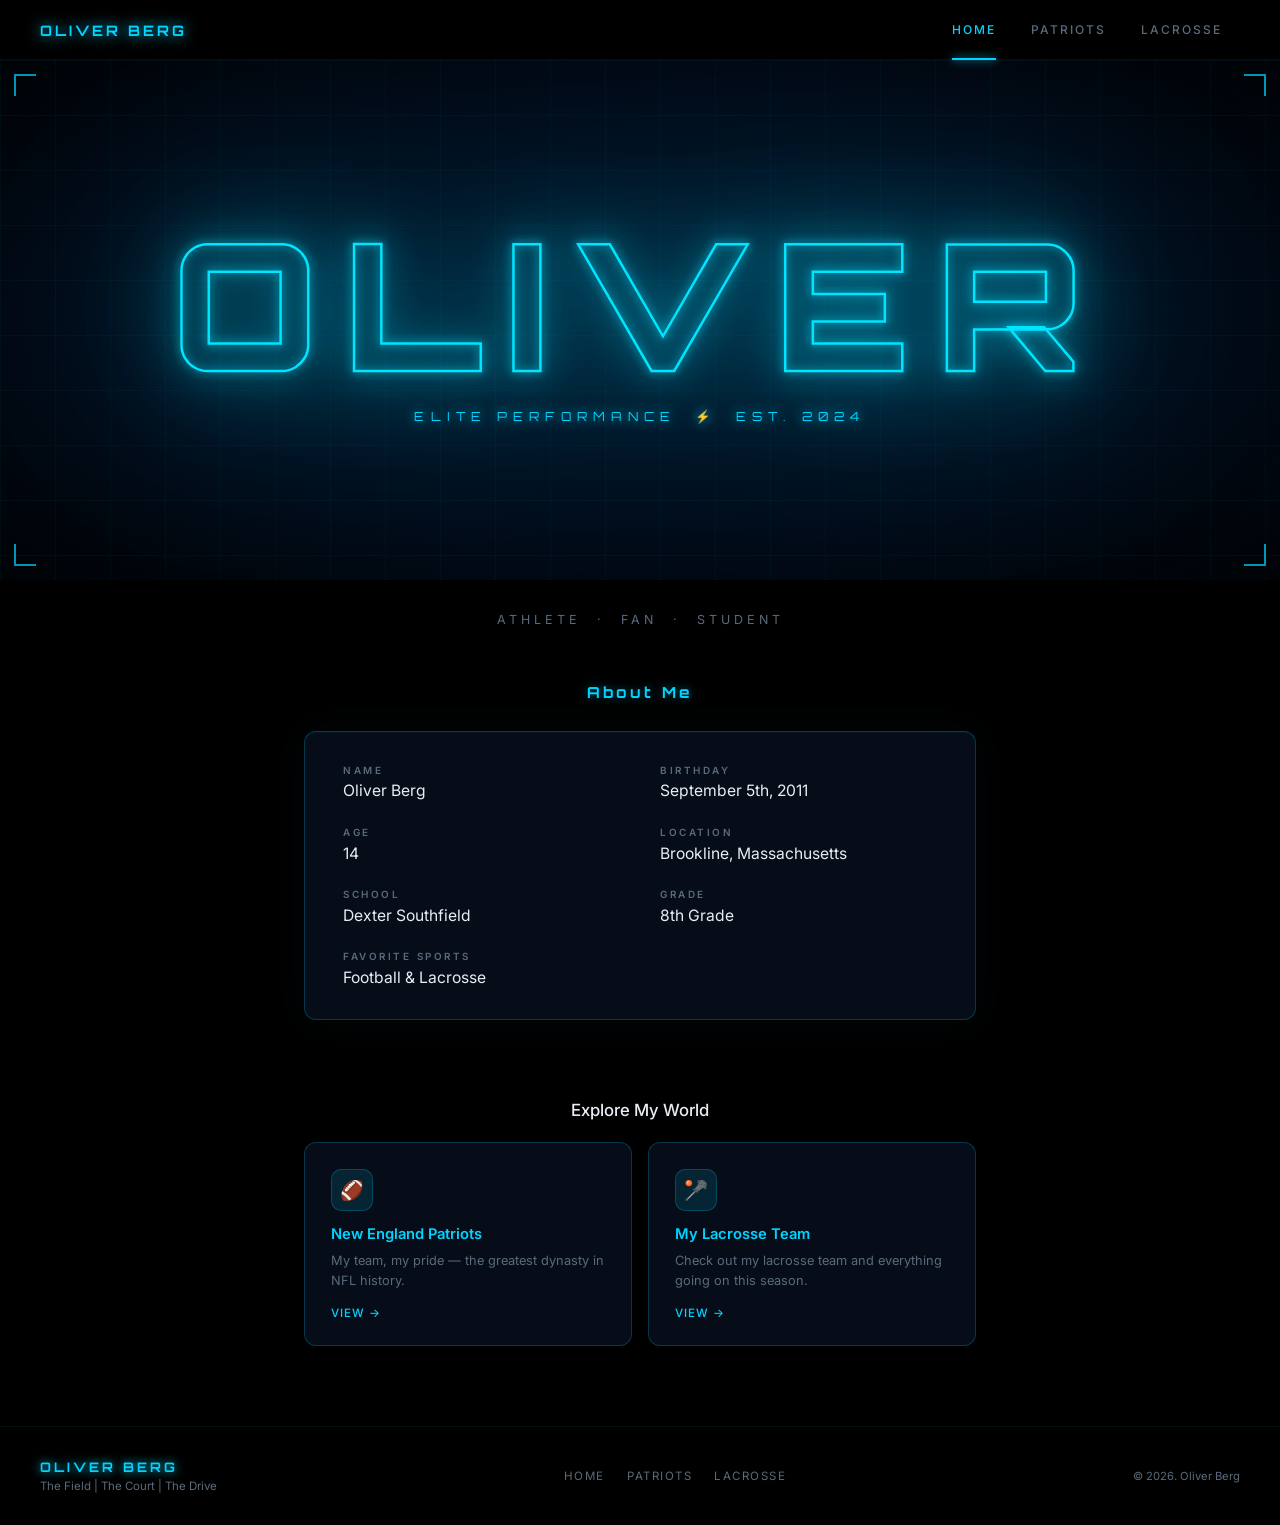
<file: index.html>
<!DOCTYPE html>
<html lang="en">
<head>
  <meta charset="UTF-8" />
  <meta name="viewport" content="width=device-width, initial-scale=1.0"/>
  <title>Oliver Berg</title>
  <link rel="preconnect" href="https://fonts.googleapis.com">
  <link href="https://fonts.googleapis.com/css2?family=Inter:wght@300;400;500;600&family=Orbitron:wght@700;900&display=swap" rel="stylesheet">
  <style>
    *, *::before, *::after { margin: 0; padding: 0; box-sizing: border-box; }
    :root {
      --bg: #000000;
      --cyan: #00d4ff;
      --cyan-dim: rgba(0,212,255,0.12);
      --cyan-border: rgba(0,212,255,0.22);
      --text: #e8edf5;
      --muted: #5a6a7a;
      --card-bg: #060d18;
    }
    html { scroll-behavior: smooth; }
    body { font-family: 'Inter', sans-serif; background: var(--bg); color: var(--text); min-height: 100vh; }

    /* NAV */
    nav {
      position: fixed; top: 0; left: 0; right: 0; z-index: 200;
      display: flex; align-items: center; justify-content: space-between;
      padding: 0 2.5rem; height: 60px;
      background: rgba(0,0,0,0.9); backdrop-filter: blur(12px);
      border-bottom: 1px solid rgba(0,212,255,0.07);
    }
    .nav-brand {
      font-family: 'Orbitron', monospace; font-size: 0.9rem; font-weight: 700;
      letter-spacing: 3px; color: var(--cyan); text-decoration: none;
      text-shadow: 0 0 14px var(--cyan);
    }
    .nav-links { display: flex; list-style: none; }
    .nav-links a {
      display: block; padding: 0 1.1rem; height: 60px; line-height: 60px;
      font-size: 0.75rem; font-weight: 500; letter-spacing: 2px; text-transform: uppercase;
      text-decoration: none; color: var(--muted); transition: color 0.2s; position: relative;
    }
    .nav-links a:hover { color: var(--text); }
    .nav-links a.active { color: var(--cyan); }
    .nav-links a.active::after {
      content: ''; position: absolute; bottom: 0; left: 1.1rem; right: 1.1rem;
      height: 2px; background: var(--cyan); box-shadow: 0 0 8px var(--cyan);
    }

    /* HERO */
    .hero { padding-top: 60px; display: flex; flex-direction: column; align-items: center; }

    .neon-frame {
      width: 100%; position: relative;
      background: radial-gradient(ellipse 80% 80% at center, #001a2e 0%, #000c1a 50%, #000000 100%);
      overflow: hidden; aspect-ratio: 16/6.5;
      display: flex; flex-direction: column; align-items: center; justify-content: center;
    }
    .neon-frame::before {
      content: ''; position: absolute; inset: 0;
      background-image:
        linear-gradient(rgba(0,212,255,0.035) 1px, transparent 1px),
        linear-gradient(90deg, rgba(0,212,255,0.035) 1px, transparent 1px);
      background-size: 55px 55px;
    }
    .corner { position: absolute; width: 22px; height: 22px; }
    .corner-tl { top: 14px; left: 14px; border-top: 2px solid rgba(0,212,255,0.7); border-left: 2px solid rgba(0,212,255,0.7); }
    .corner-tr { top: 14px; right: 14px; border-top: 2px solid rgba(0,212,255,0.7); border-right: 2px solid rgba(0,212,255,0.7); }
    .corner-bl { bottom: 14px; left: 14px; border-bottom: 2px solid rgba(0,212,255,0.7); border-left: 2px solid rgba(0,212,255,0.7); }
    .corner-br { bottom: 14px; right: 14px; border-bottom: 2px solid rgba(0,212,255,0.7); border-right: 2px solid rgba(0,212,255,0.7); }

    .neon-name {
      font-family: 'Orbitron', monospace; font-weight: 900;
      font-size: clamp(4.5rem, 14vw, 11rem); letter-spacing: 0.15em;
      color: transparent; -webkit-text-stroke: 2.5px #00e5ff;
      position: relative; z-index: 2; line-height: 1;
      filter: drop-shadow(0 0 5px #00e5ff) drop-shadow(0 0 18px #00c8ea) drop-shadow(0 0 50px #008faa) drop-shadow(0 0 90px #005577);
      animation: neonPulse 3s ease-in-out infinite alternate;
    }
    @keyframes neonPulse {
      0%   { filter: drop-shadow(0 0 4px #00e5ff) drop-shadow(0 0 12px #00c8ea) drop-shadow(0 0 35px #008faa) drop-shadow(0 0 70px #005577); }
      100% { filter: drop-shadow(0 0 7px #00e5ff) drop-shadow(0 0 25px #00d4ff) drop-shadow(0 0 65px #00a8cc) drop-shadow(0 0 110px #006688); }
    }

    .neon-sub {
      font-family: 'Orbitron', monospace; font-size: clamp(0.5rem, 1.3vw, 0.78rem);
      letter-spacing: 0.5em; color: var(--cyan); text-shadow: 0 0 12px var(--cyan);
      margin-top: 1rem; z-index: 2; position: relative;
    }

    .hero-tagline {
      font-size: 0.78rem; letter-spacing: 4px; text-transform: uppercase;
      color: var(--muted); padding: 2rem 0 3.5rem;
    }

    /* SECTIONS */
    .section { max-width: 720px; margin: 0 auto; padding: 0 1.5rem 5rem; }
    .section-heading {
      font-family: 'Orbitron', monospace; font-size: 0.95rem; font-weight: 700;
      letter-spacing: 3px; color: var(--cyan); text-shadow: 0 0 10px rgba(0,212,255,0.45);
      margin-bottom: 1.8rem; text-align: center;
    }

    /* BIO CARD */
    .bio-card {
      background: var(--card-bg); border: 1px solid var(--cyan-border); border-radius: 12px;
      padding: 2rem 2.4rem; display: grid; grid-template-columns: 1fr 1fr; gap: 1.6rem 2.5rem;
      box-shadow: 0 0 40px rgba(0,212,255,0.04), inset 0 1px 0 rgba(0,212,255,0.05);
    }
    .bio-label {
      font-size: 0.62rem; font-weight: 600; letter-spacing: 2.5px; text-transform: uppercase;
      color: var(--muted); margin-bottom: 0.35rem;
    }
    .bio-value { font-size: 0.98rem; font-weight: 400; color: var(--text); }
    .bio-field.full { grid-column: 1 / -1; }

    /* EXPLORE */
    .explore-heading {
      text-align: center; font-size: 1.05rem; font-weight: 500;
      color: var(--text); margin-bottom: 1.4rem;
    }
    .explore-grid { display: grid; grid-template-columns: 1fr 1fr; gap: 1rem; }
    @media(max-width: 500px) { .explore-grid { grid-template-columns: 1fr; } }

    .explore-card {
      background: var(--card-bg); border: 1px solid var(--cyan-border); border-radius: 12px;
      padding: 1.6rem; text-decoration: none; color: var(--text);
      transition: border-color 0.25s, box-shadow 0.25s, transform 0.2s; display: block;
    }
    .explore-card:hover {
      border-color: var(--cyan); box-shadow: 0 0 22px rgba(0,212,255,0.1);
      transform: translateY(-3px);
    }
    .explore-icon {
      width: 42px; height: 42px; background: var(--cyan-dim); border: 1px solid var(--cyan-border);
      border-radius: 10px; display: flex; align-items: center; justify-content: center;
      font-size: 1.2rem; margin-bottom: 0.9rem;
    }
    .explore-title { font-size: 0.92rem; font-weight: 600; color: var(--cyan); margin-bottom: 0.45rem; }
    .explore-desc { font-size: 0.8rem; color: var(--muted); line-height: 1.6; margin-bottom: 0.9rem; }
    .explore-link { font-size: 0.72rem; letter-spacing: 1px; color: var(--cyan); font-weight: 500; }

    /* FOOTER */
    footer {
      border-top: 1px solid rgba(0,212,255,0.07); padding: 2rem 2.5rem;
      display: flex; justify-content: space-between; align-items: center; flex-wrap: wrap; gap: 1rem;
    }
    .footer-brand {
      font-family: 'Orbitron', monospace; font-size: 0.82rem; font-weight: 700;
      letter-spacing: 3px; color: var(--cyan); text-shadow: 0 0 10px var(--cyan);
    }
    .footer-tagline { font-size: 0.72rem; color: var(--muted); margin-top: 0.2rem; }
    .footer-links { display: flex; gap: 1.4rem; }
    .footer-links a { font-size: 0.72rem; letter-spacing: 1.5px; text-transform: uppercase; color: var(--muted); text-decoration: none; transition: color 0.2s; }
    .footer-links a:hover { color: var(--text); }
    .footer-copy { font-size: 0.7rem; color: var(--muted); }

    .fade-in { animation: fi 0.6s ease both; }
    .fade-in-2 { animation: fi 0.6s 0.12s ease both; }
    .fade-in-3 { animation: fi 0.6s 0.24s ease both; }
    @keyframes fi { from { opacity:0; transform: translateY(18px); } to { opacity:1; transform:none; } }
  </style>
</head>
<body>
  <nav>
    <a class="nav-brand" href="index.html">OLIVER BERG</a>
    <ul class="nav-links">
      <li><a href="index.html" class="active">Home</a></li>
      <li><a href="patriots.html">Patriots</a></li>
      <li><a href="lacrosse.html">Lacrosse</a></li>
    </ul>
  </nav>

  <div class="hero fade-in">
    <div class="neon-frame">
      <div class="corner corner-tl"></div><div class="corner corner-tr"></div>
      <div class="corner corner-bl"></div><div class="corner corner-br"></div>
      <div class="neon-name">OLIVER</div>
      <div class="neon-sub">ELITE PERFORMANCE &nbsp;⚡&nbsp; EST. 2024</div>
    </div>
    <div class="hero-tagline">Athlete &nbsp;·&nbsp; Fan &nbsp;·&nbsp; Student</div>
  </div>

  <section class="section fade-in-2">
    <div class="section-heading">About Me</div>
    <div class="bio-card">
      <div class="bio-field">
        <div class="bio-label">Name</div>
        <div class="bio-value">Oliver Berg</div>
      </div>
      <div class="bio-field">
        <div class="bio-label">Birthday</div>
        <div class="bio-value">September 5th, 2011</div>
      </div>
      <div class="bio-field">
        <div class="bio-label">Age</div>
        <div class="bio-value">14</div>
      </div>
      <div class="bio-field">
        <div class="bio-label">Location</div>
        <div class="bio-value">Brookline, Massachusetts</div>
      </div>
      <div class="bio-field">
        <div class="bio-label">School</div>
        <div class="bio-value">Dexter Southfield</div>
      </div>
      <div class="bio-field">
        <div class="bio-label">Grade</div>
        <div class="bio-value">8th Grade</div>
      </div>
      <div class="bio-field full">
        <div class="bio-label">Favorite Sports</div>
        <div class="bio-value">Football &amp; Lacrosse</div>
      </div>
    </div>
  </section>

  <section class="section fade-in-3">
    <div class="explore-heading">Explore My World</div>
    <div class="explore-grid">
      <a class="explore-card" href="patriots.html">
        <div class="explore-icon">🏈</div>
        <div class="explore-title">New England Patriots</div>
        <p class="explore-desc">My team, my pride — the greatest dynasty in NFL history.</p>
        <div class="explore-link">VIEW →</div>
      </a>
      <a class="explore-card" href="lacrosse.html">
        <div class="explore-icon">🥍</div>
        <div class="explore-title">My Lacrosse Team</div>
        <p class="explore-desc">Check out my lacrosse team and everything going on this season.</p>
        <div class="explore-link">VIEW →</div>
      </a>
    </div>
  </section>

  <footer>
    <div>
      <div class="footer-brand">OLIVER BERG</div>
      <div class="footer-tagline">The Field | The Court | The Drive</div>
    </div>
    <div class="footer-links">
      <a href="index.html">Home</a>
      <a href="patriots.html">Patriots</a>
      <a href="lacrosse.html">Lacrosse</a>
    </div>
    <div class="footer-copy">&copy; 2026. Oliver Berg</div>
  </footer>
</body>
</html>
</file>
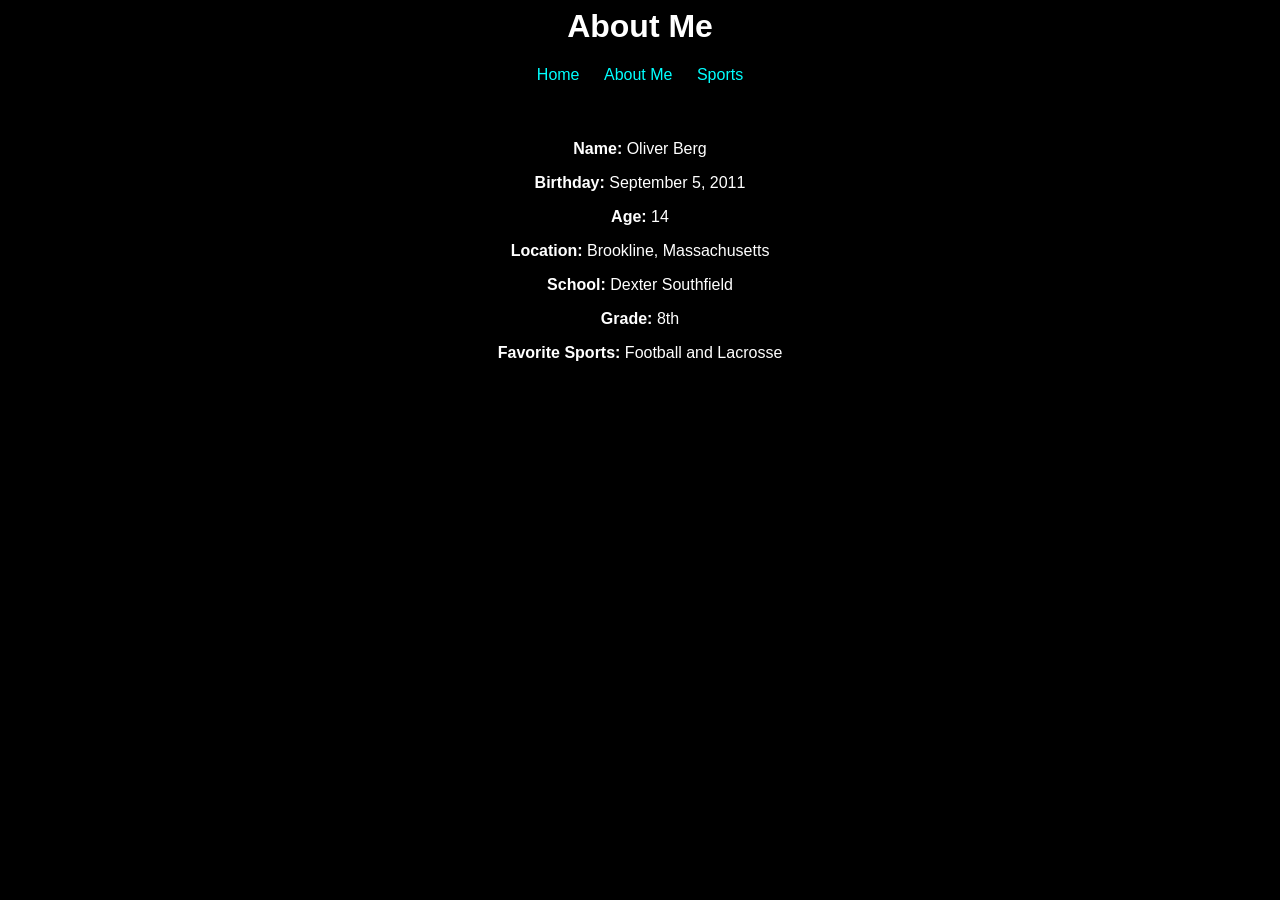
<file: about.html>
<html lang="en">
<head>
  <meta charset="UTF-8">
  <title>About Oliver</title>
  <link rel="stylesheet" href="style.css">
</head>
<body>
  <header>
    <h1>About Me</h1>
    <nav>
      <a href="index.html">Home</a>
      <a href="about.html">About Me</a>
      <a href="sports.html">Sports</a>
    </nav>
  </header>

  <main>
    <p><strong>Name:</strong> Oliver Berg</p>
    <p><strong>Birthday:</strong> September 5, 2011</p>
    <p><strong>Age:</strong> 14</p>
    <p><strong>Location:</strong> Brookline, Massachusetts</p>
    <p><strong>School:</strong> Dexter Southfield</p>
    <p><strong>Grade:</strong> 8th</p>
    <p><strong>Favorite Sports:</strong> Football and Lacrosse</p>
  </main>
</body>
</html>
</file>
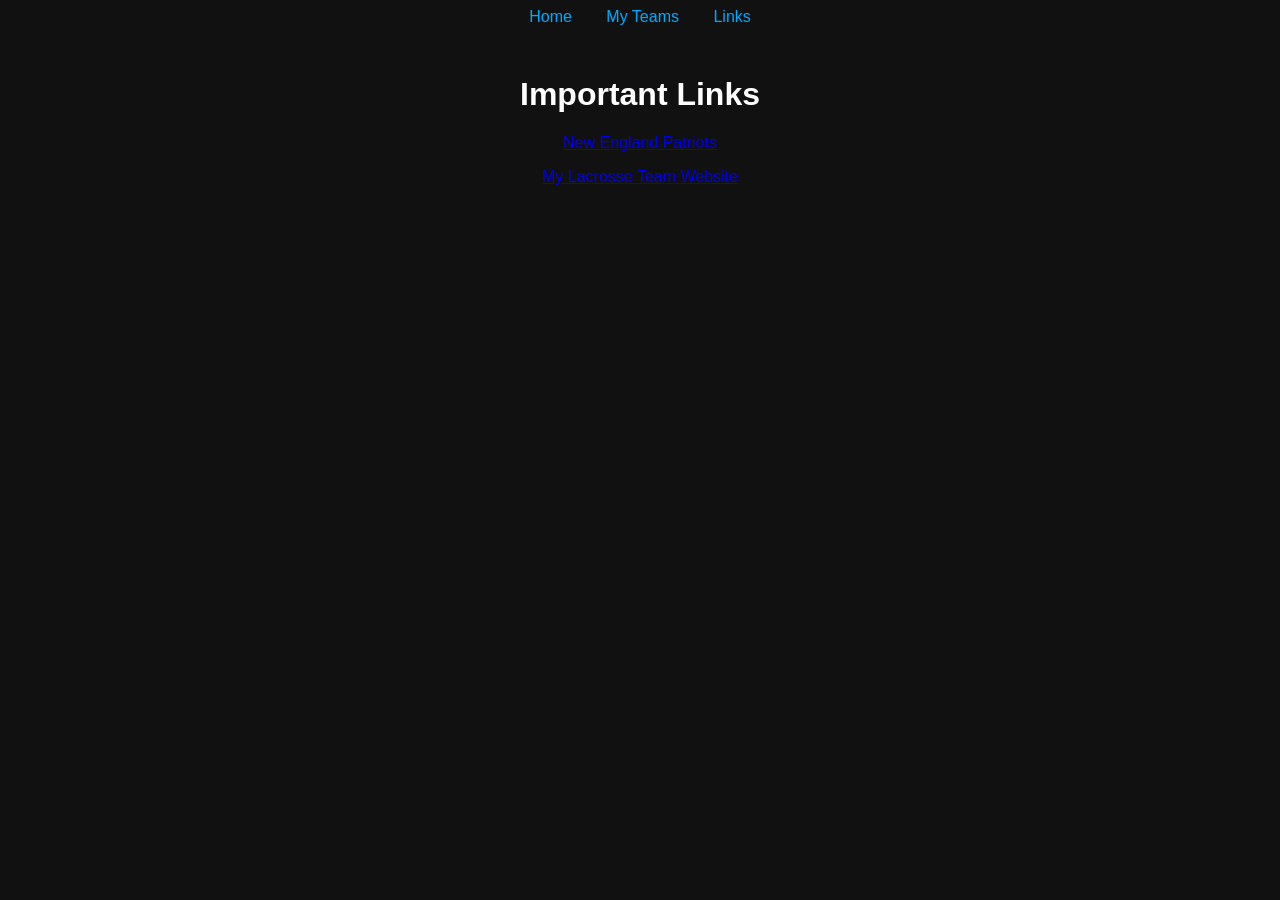
<file: contact.html>
<!DOCTYPE html>
<html lang="en">
<head>
  <meta charset="UTF-8">
  <title>Oliver Berg - Links</title>
  <style>
    body {
      font-family: Arial;
      background-color: #111;
      color: white;
      text-align: center;
    }

    nav a {
      margin: 15px;
      color: #00aaff;
      text-decoration: none;
    }

    .content {
      margin-top: 50px;
    }
  </style>
</head>
<body>

  <nav>
    <a href="index.html">Home</a>
    <a href="teams.html">My Teams</a>
    <a href="contact.html">Links</a>
  </nav>

  <div class="content">
    <h1>Important Links</h1>

    <p>
      <a href="https://www.patriots.com" target="_blank">New England Patriots</a>
    </p>

    <p>
      <a href="https://my.sportngin.com" target="_blank">My Lacrosse Team Website</a>
    </p>
  </div>

</body>
</html>
</file>
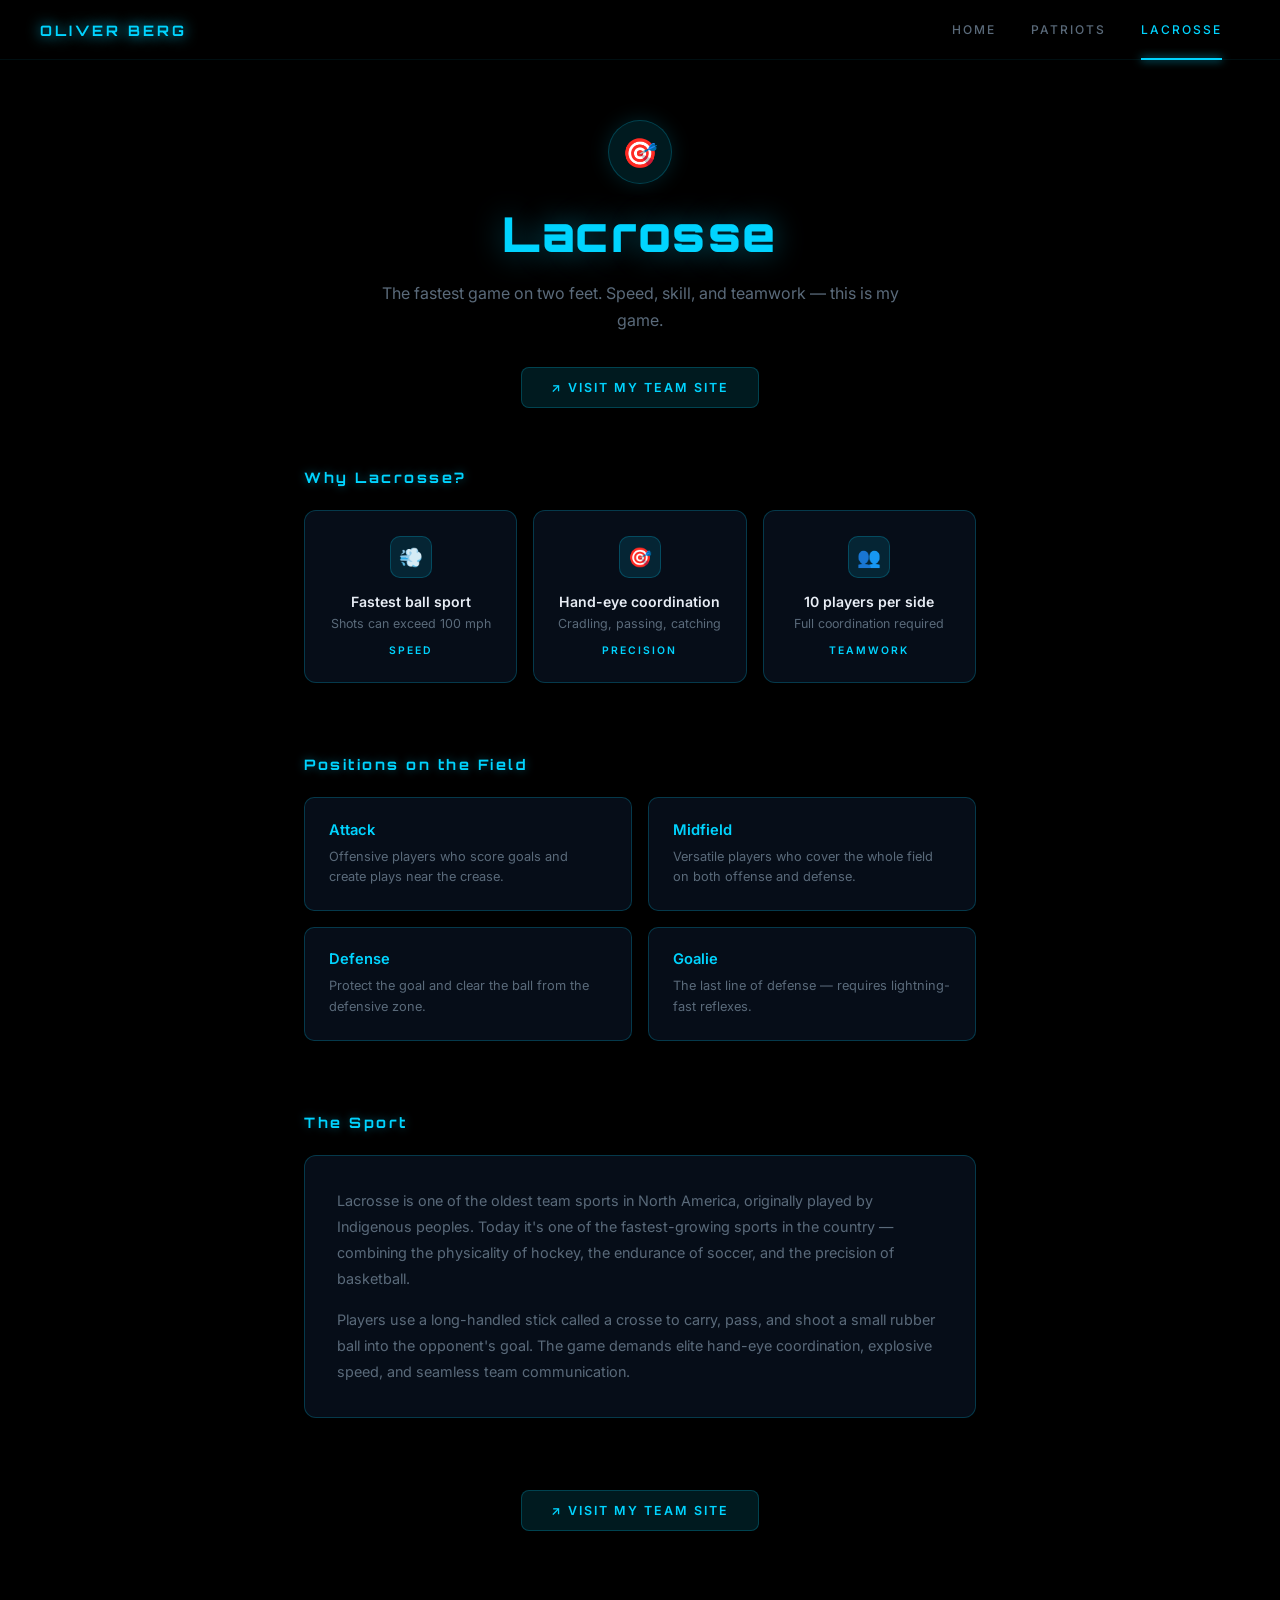
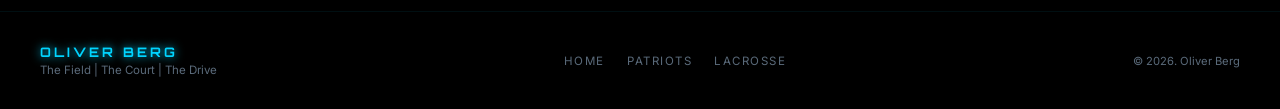
<file: Lacrosse.html>
<!DOCTYPE html>
<html lang="en">
<head>
  <meta charset="UTF-8" />
  <meta name="viewport" content="width=device-width, initial-scale=1.0"/>
  <title>Oliver Berg | Lacrosse</title>
  <link rel="preconnect" href="https://fonts.googleapis.com">
  <link href="https://fonts.googleapis.com/css2?family=Inter:wght@300;400;500;600&family=Orbitron:wght@700;900&display=swap" rel="stylesheet">
  <style>
    *, *::before, *::after { margin: 0; padding: 0; box-sizing: border-box; }
    :root {
      --bg: #000000;
      --cyan: #00d4ff;
      --cyan-dim: rgba(0,212,255,0.12);
      --cyan-border: rgba(0,212,255,0.22);
      --text: #e8edf5;
      --muted: #5a6a7a;
      --card-bg: #060d18;
    }
    body { font-family: 'Inter', sans-serif; background: var(--bg); color: var(--text); min-height: 100vh; }

    nav {
      position: fixed; top: 0; left: 0; right: 0; z-index: 200;
      display: flex; align-items: center; justify-content: space-between;
      padding: 0 2.5rem; height: 60px;
      background: rgba(0,0,0,0.9); backdrop-filter: blur(12px);
      border-bottom: 1px solid rgba(0,212,255,0.07);
    }
    .nav-brand {
      font-family: 'Orbitron', monospace; font-size: 0.9rem; font-weight: 700;
      letter-spacing: 3px; color: var(--cyan); text-decoration: none;
      text-shadow: 0 0 14px var(--cyan);
    }
    .nav-links { display: flex; list-style: none; }
    .nav-links a {
      display: block; padding: 0 1.1rem; height: 60px; line-height: 60px;
      font-size: 0.75rem; font-weight: 500; letter-spacing: 2px; text-transform: uppercase;
      text-decoration: none; color: var(--muted); transition: color 0.2s; position: relative;
    }
    .nav-links a:hover { color: var(--text); }
    .nav-links a.active { color: var(--cyan); }
    .nav-links a.active::after {
      content: ''; position: absolute; bottom: 0; left: 1.1rem; right: 1.1rem;
      height: 2px; background: var(--cyan); box-shadow: 0 0 8px var(--cyan);
    }

    /* PAGE HERO */
    .page-hero {
      padding: 120px 1.5rem 60px;
      text-align: center;
    }
    .page-hero-icon {
      width: 64px; height: 64px; margin: 0 auto 1.2rem;
      background: var(--cyan-dim); border: 1px solid var(--cyan-border); border-radius: 50%;
      display: flex; align-items: center; justify-content: center;
      font-size: 1.8rem;
      box-shadow: 0 0 20px rgba(0,212,255,0.15);
    }
    .page-hero h1 {
      font-family: 'Orbitron', monospace; font-size: clamp(2rem, 6vw, 3rem);
      font-weight: 900; letter-spacing: 0.05em; color: var(--cyan);
      text-shadow: 0 0 30px rgba(0,212,255,0.4); margin-bottom: 1rem;
    }
    .page-hero p { font-size: 1rem; color: var(--muted); max-width: 520px; margin: 0 auto 2rem; line-height: 1.7; }

    .btn {
      display: inline-flex; align-items: center; gap: 0.5rem;
      padding: 0.75rem 1.8rem; border-radius: 8px; font-size: 0.78rem;
      font-weight: 600; letter-spacing: 2px; text-transform: uppercase;
      text-decoration: none; transition: all 0.25s;
    }
    .btn-outline {
      border: 1px solid var(--cyan-border); color: var(--cyan); background: var(--cyan-dim);
    }
    .btn-outline:hover { border-color: var(--cyan); background: rgba(0,212,255,0.2); box-shadow: 0 0 20px rgba(0,212,255,0.15); }

    /* SECTIONS */
    .section { max-width: 720px; margin: 0 auto; padding: 0 1.5rem 4.5rem; }
    .section-heading {
      font-family: 'Orbitron', monospace; font-size: 0.9rem; font-weight: 700;
      letter-spacing: 2.5px; color: var(--cyan); text-shadow: 0 0 10px rgba(0,212,255,0.4);
      margin-bottom: 1.5rem;
    }

    /* WHY LACROSSE */
    .why-grid { display: grid; grid-template-columns: repeat(3,1fr); gap: 1rem; }
    @media(max-width: 540px) { .why-grid { grid-template-columns: 1fr; } }

    .why-card {
      background: var(--card-bg); border: 1px solid var(--cyan-border); border-radius: 12px;
      padding: 1.6rem 1.2rem; text-align: center;
    }
    .why-icon {
      width: 42px; height: 42px; margin: 0 auto 0.9rem;
      background: var(--cyan-dim); border: 1px solid var(--cyan-border); border-radius: 10px;
      display: flex; align-items: center; justify-content: center; font-size: 1.2rem;
    }
    .why-title { font-size: 0.88rem; font-weight: 600; color: var(--text); margin-bottom: 0.4rem; }
    .why-sub { font-size: 0.78rem; color: var(--muted); margin-bottom: 0.8rem; }
    .why-tag { font-size: 0.65rem; font-weight: 600; letter-spacing: 2px; text-transform: uppercase; color: var(--cyan); }

    /* POSITIONS */
    .positions-grid { display: grid; grid-template-columns: 1fr 1fr; gap: 1rem; }
    .pos-card {
      background: var(--card-bg); border: 1px solid var(--cyan-border); border-radius: 10px;
      padding: 1.4rem 1.5rem; transition: border-color 0.2s;
    }
    .pos-card:hover { border-color: var(--cyan); }
    .pos-name { font-size: 0.92rem; font-weight: 600; color: var(--cyan); margin-bottom: 0.5rem; }
    .pos-desc { font-size: 0.8rem; color: var(--muted); line-height: 1.6; }

    /* THE SPORT */
    .sport-block {
      background: var(--card-bg); border: 1px solid var(--cyan-border); border-radius: 12px;
      padding: 2rem; line-height: 1.8; color: var(--muted); font-size: 0.9rem;
    }
    .sport-block p + p { margin-top: 1rem; }

    footer {
      border-top: 1px solid rgba(0,212,255,0.07); padding: 2rem 2.5rem;
      display: flex; justify-content: space-between; align-items: center; flex-wrap: wrap; gap: 1rem;
    }
    .footer-brand { font-family: 'Orbitron', monospace; font-size: 0.82rem; font-weight: 700; letter-spacing: 3px; color: var(--cyan); text-shadow: 0 0 10px var(--cyan); }
    .footer-tagline { font-size: 0.72rem; color: var(--muted); margin-top: 0.2rem; }
    .footer-links { display: flex; gap: 1.4rem; }
    .footer-links a { font-size: 0.72rem; letter-spacing: 1.5px; text-transform: uppercase; color: var(--muted); text-decoration: none; transition: color 0.2s; }
    .footer-links a:hover { color: var(--text); }
    .footer-copy { font-size: 0.7rem; color: var(--muted); }

    .fade-in { animation: fi 0.6s ease both; }
    .fade-in-2 { animation: fi 0.6s 0.1s ease both; }
    .fade-in-3 { animation: fi 0.6s 0.2s ease both; }
    .fade-in-4 { animation: fi 0.6s 0.3s ease both; }
    @keyframes fi { from { opacity:0; transform: translateY(16px); } to { opacity:1; transform:none; } }
  </style>
</head>
<body>
  <nav>
    <a class="nav-brand" href="index.html">OLIVER BERG</a>
    <ul class="nav-links">
      <li><a href="index.html">Home</a></li>
      <li><a href="patriots.html">Patriots</a></li>
      <li><a href="lacrosse.html" class="active">Lacrosse</a></li>
    </ul>
  </nav>

  <div class="page-hero fade-in">
    <div class="page-hero-icon">🎯</div>
    <h1>Lacrosse</h1>
    <p>The fastest game on two feet. Speed, skill, and teamwork — this is my game.</p>
    <a class="btn btn-outline" href="https://my.sportngin.com" target="_blank" rel="noopener">↗ VISIT MY TEAM SITE</a>
  </div>

  <section class="section fade-in-2">
    <div class="section-heading">Why Lacrosse?</div>
    <div class="why-grid">
      <div class="why-card">
        <div class="why-icon">💨</div>
        <div class="why-title">Fastest ball sport</div>
        <div class="why-sub">Shots can exceed 100 mph</div>
        <div class="why-tag">SPEED</div>
      </div>
      <div class="why-card">
        <div class="why-icon">🎯</div>
        <div class="why-title">Hand-eye coordination</div>
        <div class="why-sub">Cradling, passing, catching</div>
        <div class="why-tag">PRECISION</div>
      </div>
      <div class="why-card">
        <div class="why-icon">👥</div>
        <div class="why-title">10 players per side</div>
        <div class="why-sub">Full coordination required</div>
        <div class="why-tag">TEAMWORK</div>
      </div>
    </div>
  </section>

  <section class="section fade-in-3">
    <div class="section-heading">Positions on the Field</div>
    <div class="positions-grid">
      <div class="pos-card">
        <div class="pos-name">Attack</div>
        <p class="pos-desc">Offensive players who score goals and create plays near the crease.</p>
      </div>
      <div class="pos-card">
        <div class="pos-name">Midfield</div>
        <p class="pos-desc">Versatile players who cover the whole field on both offense and defense.</p>
      </div>
      <div class="pos-card">
        <div class="pos-name">Defense</div>
        <p class="pos-desc">Protect the goal and clear the ball from the defensive zone.</p>
      </div>
      <div class="pos-card">
        <div class="pos-name">Goalie</div>
        <p class="pos-desc">The last line of defense — requires lightning-fast reflexes.</p>
      </div>
    </div>
  </section>

  <section class="section fade-in-4">
    <div class="section-heading">The Sport</div>
    <div class="sport-block">
      <p>Lacrosse is one of the oldest team sports in North America, originally played by Indigenous peoples. Today it's one of the fastest-growing sports in the country — combining the physicality of hockey, the endurance of soccer, and the precision of basketball.</p>
      <p>Players use a long-handled stick called a crosse to carry, pass, and shoot a small rubber ball into the opponent's goal. The game demands elite hand-eye coordination, explosive speed, and seamless team communication.</p>
    </div>
  </section>

  <div style="text-align:center; padding-bottom:5rem;">
    <a class="btn btn-outline" href="https://my.sportngin.com" target="_blank" rel="noopener">↗ VISIT MY TEAM SITE</a>
  </div>

  <footer>
    <div>
      <div class="footer-brand">OLIVER BERG</div>
      <div class="footer-tagline">The Field | The Court | The Drive</div>
    </div>
    <div class="footer-links">
      <a href="index.html">Home</a>
      <a href="patriots.html">Patriots</a>
      <a href="lacrosse.html">Lacrosse</a>
    </div>
    <div class="footer-copy">&copy; 2026. Oliver Berg</div>
  </footer>
</body>
</html>
</file>
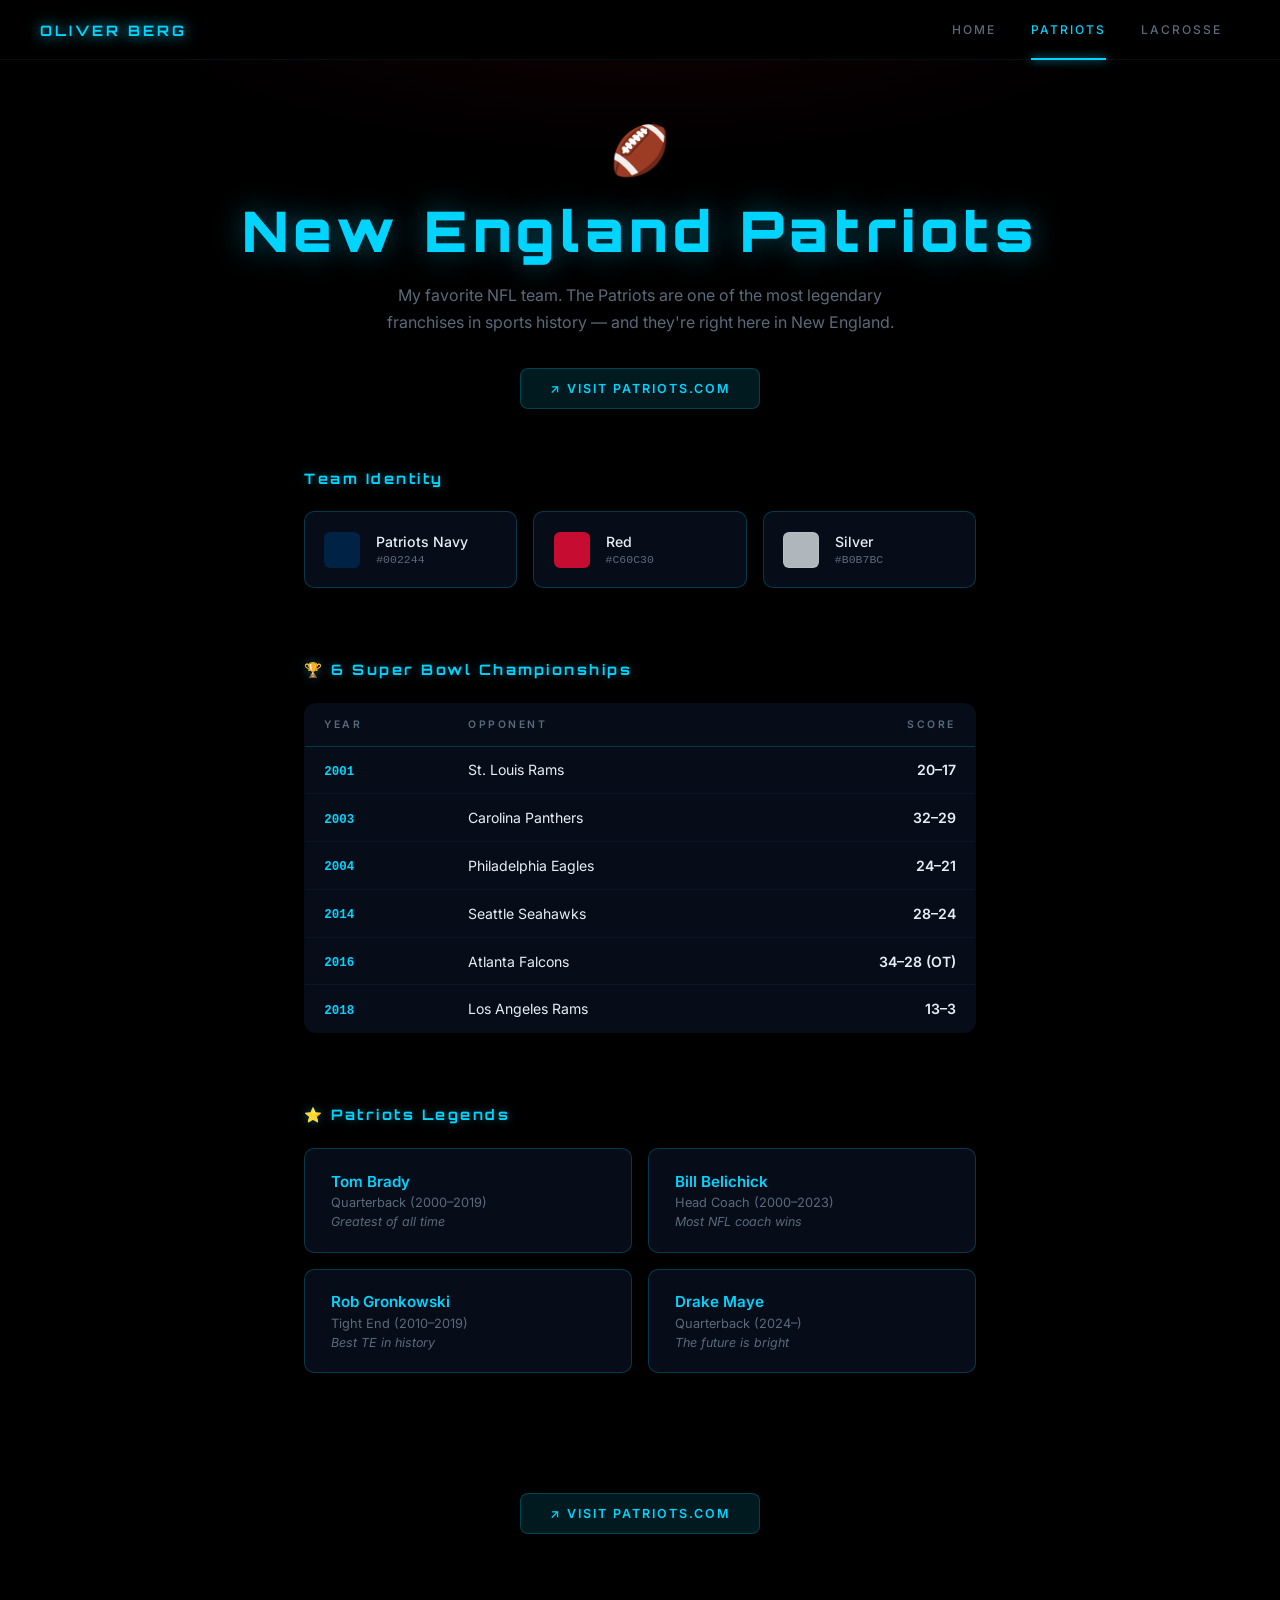
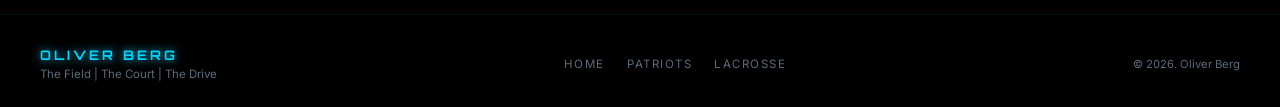
<file: Patriots.html>
<!DOCTYPE html>
<html lang="en">
<head>
  <meta charset="UTF-8" />
  <meta name="viewport" content="width=device-width, initial-scale=1.0"/>
  <title>Oliver Berg | Patriots</title>
  <link rel="preconnect" href="https://fonts.googleapis.com">
  <link href="https://fonts.googleapis.com/css2?family=Inter:wght@300;400;500;600&family=Orbitron:wght@700;900&display=swap" rel="stylesheet">
  <style>
    *, *::before, *::after { margin: 0; padding: 0; box-sizing: border-box; }
    :root {
      --bg: #000000;
      --cyan: #00d4ff;
      --cyan-dim: rgba(0,212,255,0.12);
      --cyan-border: rgba(0,212,255,0.22);
      --text: #e8edf5;
      --muted: #5a6a7a;
      --card-bg: #060d18;
    }
    body { font-family: 'Inter', sans-serif; background: var(--bg); color: var(--text); min-height: 100vh; }

    nav {
      position: fixed; top: 0; left: 0; right: 0; z-index: 200;
      display: flex; align-items: center; justify-content: space-between;
      padding: 0 2.5rem; height: 60px;
      background: rgba(0,0,0,0.9); backdrop-filter: blur(12px);
      border-bottom: 1px solid rgba(0,212,255,0.07);
    }
    .nav-brand {
      font-family: 'Orbitron', monospace; font-size: 0.9rem; font-weight: 700;
      letter-spacing: 3px; color: var(--cyan); text-decoration: none;
      text-shadow: 0 0 14px var(--cyan);
    }
    .nav-links { display: flex; list-style: none; }
    .nav-links a {
      display: block; padding: 0 1.1rem; height: 60px; line-height: 60px;
      font-size: 0.75rem; font-weight: 500; letter-spacing: 2px; text-transform: uppercase;
      text-decoration: none; color: var(--muted); transition: color 0.2s; position: relative;
    }
    .nav-links a:hover { color: var(--text); }
    .nav-links a.active { color: var(--cyan); }
    .nav-links a.active::after {
      content: ''; position: absolute; bottom: 0; left: 1.1rem; right: 1.1rem;
      height: 2px; background: var(--cyan); box-shadow: 0 0 8px var(--cyan);
    }

    /* PAGE HERO */
    .page-hero {
      padding: 120px 1.5rem 60px;
      text-align: center;
      background: radial-gradient(ellipse 60% 50% at 50% 0%, rgba(198,12,48,0.08) 0%, transparent 70%);
    }
    .page-hero-icon { font-size: 3rem; margin-bottom: 1rem; display: block; }
    .page-hero h1 {
      font-family: 'Orbitron', monospace; font-size: clamp(2rem, 6vw, 3.5rem);
      font-weight: 900; letter-spacing: 0.1em; color: var(--cyan);
      text-shadow: 0 0 30px rgba(0,212,255,0.4); margin-bottom: 1rem;
    }
    .page-hero p { font-size: 1rem; color: var(--muted); max-width: 520px; margin: 0 auto 2rem; line-height: 1.7; }

    /* BUTTONS */
    .btn {
      display: inline-flex; align-items: center; gap: 0.5rem;
      padding: 0.75rem 1.8rem; border-radius: 8px; font-size: 0.78rem;
      font-weight: 600; letter-spacing: 2px; text-transform: uppercase;
      text-decoration: none; transition: all 0.25s; cursor: pointer;
    }
    .btn-outline {
      border: 1px solid var(--cyan-border); color: var(--cyan);
      background: var(--cyan-dim);
    }
    .btn-outline:hover { border-color: var(--cyan); background: rgba(0,212,255,0.2); box-shadow: 0 0 20px rgba(0,212,255,0.15); }

    /* SECTIONS */
    .section { max-width: 720px; margin: 0 auto; padding: 0 1.5rem 4.5rem; }
    .section-heading {
      font-family: 'Orbitron', monospace; font-size: 0.9rem; font-weight: 700;
      letter-spacing: 2.5px; color: var(--cyan); text-shadow: 0 0 10px rgba(0,212,255,0.4);
      margin-bottom: 1.5rem; display: flex; align-items: center; gap: 0.6rem;
    }

    /* COLORS */
    .colors-grid { display: grid; grid-template-columns: repeat(3,1fr); gap: 1rem; }
    .color-card {
      background: var(--card-bg); border: 1px solid var(--cyan-border); border-radius: 10px;
      padding: 1.2rem; display: flex; align-items: center; gap: 1rem;
    }
    .color-swatch { width: 36px; height: 36px; border-radius: 6px; flex-shrink: 0; }
    .color-name { font-size: 0.88rem; font-weight: 500; color: var(--text); }
    .color-hex { font-size: 0.72rem; color: var(--muted); margin-top: 0.2rem; font-family: monospace; }

    /* TABLE */
    .data-table { width: 100%; border-collapse: collapse; background: var(--card-bg); border-radius: 12px; overflow: hidden; border: 1px solid var(--cyan-border); }
    .data-table thead tr { border-bottom: 1px solid var(--cyan-border); }
    .data-table th { padding: 0.9rem 1.2rem; font-size: 0.65rem; font-weight: 600; letter-spacing: 2.5px; text-transform: uppercase; color: var(--muted); text-align: left; }
    .data-table td { padding: 0.9rem 1.2rem; font-size: 0.88rem; color: var(--text); border-bottom: 1px solid rgba(0,212,255,0.06); }
    .data-table tbody tr:last-child td { border-bottom: none; }
    .data-table tbody tr:hover td { background: rgba(0,212,255,0.03); }
    .year-badge { font-size: 0.78rem; font-weight: 600; color: var(--cyan); font-family: monospace; }

    /* LEGENDS GRID */
    .legends-grid { display: grid; grid-template-columns: 1fr 1fr; gap: 1rem; }
    .legend-card {
      background: var(--card-bg); border: 1px solid var(--cyan-border); border-radius: 10px;
      padding: 1.4rem 1.6rem; transition: border-color 0.2s;
    }
    .legend-card:hover { border-color: var(--cyan); }
    .legend-name { font-size: 0.95rem; font-weight: 600; color: var(--cyan); margin-bottom: 0.3rem; }
    .legend-role { font-size: 0.8rem; color: var(--muted); margin-bottom: 0.25rem; }
    .legend-note { font-size: 0.78rem; color: var(--muted); font-style: italic; }

    /* FOOTER */
    footer {
      border-top: 1px solid rgba(0,212,255,0.07); padding: 2rem 2.5rem;
      display: flex; justify-content: space-between; align-items: center; flex-wrap: wrap; gap: 1rem;
    }
    .footer-brand { font-family: 'Orbitron', monospace; font-size: 0.82rem; font-weight: 700; letter-spacing: 3px; color: var(--cyan); text-shadow: 0 0 10px var(--cyan); }
    .footer-tagline { font-size: 0.72rem; color: var(--muted); margin-top: 0.2rem; }
    .footer-links { display: flex; gap: 1.4rem; }
    .footer-links a { font-size: 0.72rem; letter-spacing: 1.5px; text-transform: uppercase; color: var(--muted); text-decoration: none; transition: color 0.2s; }
    .footer-links a:hover { color: var(--text); }
    .footer-copy { font-size: 0.7rem; color: var(--muted); }

    .fade-in { animation: fi 0.6s ease both; }
    .fade-in-2 { animation: fi 0.6s 0.1s ease both; }
    .fade-in-3 { animation: fi 0.6s 0.2s ease both; }
    .fade-in-4 { animation: fi 0.6s 0.3s ease both; }
    @keyframes fi { from { opacity:0; transform: translateY(16px); } to { opacity:1; transform:none; } }

    .text-center { text-align: center; margin-top: 3rem; }
  </style>
</head>
<body>
  <nav>
    <a class="nav-brand" href="index.html">OLIVER BERG</a>
    <ul class="nav-links">
      <li><a href="index.html">Home</a></li>
      <li><a href="patriots.html" class="active">Patriots</a></li>
      <li><a href="lacrosse.html">Lacrosse</a></li>
    </ul>
  </nav>

  <div class="page-hero fade-in">
    <span class="page-hero-icon">🏈</span>
    <h1>New England Patriots</h1>
    <p>My favorite NFL team. The Patriots are one of the most legendary franchises in sports history — and they're right here in New England.</p>
    <a class="btn btn-outline" href="https://www.patriots.com" target="_blank" rel="noopener">↗ VISIT PATRIOTS.COM</a>
  </div>

  <section class="section fade-in-2">
    <div class="section-heading">Team Identity</div>
    <div class="colors-grid">
      <div class="color-card">
        <div class="color-swatch" style="background:#002244;"></div>
        <div><div class="color-name">Patriots Navy</div><div class="color-hex">#002244</div></div>
      </div>
      <div class="color-card">
        <div class="color-swatch" style="background:#C60C30;"></div>
        <div><div class="color-name">Red</div><div class="color-hex">#C60C30</div></div>
      </div>
      <div class="color-card">
        <div class="color-swatch" style="background:#B0B7BC; border:1px solid rgba(255,255,255,0.1);"></div>
        <div><div class="color-name">Silver</div><div class="color-hex">#B0B7BC</div></div>
      </div>
    </div>
  </section>

  <section class="section fade-in-3">
    <div class="section-heading">🏆 6 Super Bowl Championships</div>
    <table class="data-table">
      <thead>
        <tr>
          <th>Year</th><th>Opponent</th><th style="text-align:right;">Score</th>
        </tr>
      </thead>
      <tbody>
        <tr><td><span class="year-badge">2001</span></td><td>St. Louis Rams</td><td style="text-align:right;font-weight:600;">20–17</td></tr>
        <tr><td><span class="year-badge">2003</span></td><td>Carolina Panthers</td><td style="text-align:right;font-weight:600;">32–29</td></tr>
        <tr><td><span class="year-badge">2004</span></td><td>Philadelphia Eagles</td><td style="text-align:right;font-weight:600;">24–21</td></tr>
        <tr><td><span class="year-badge">2014</span></td><td>Seattle Seahawks</td><td style="text-align:right;font-weight:600;">28–24</td></tr>
        <tr><td><span class="year-badge">2016</span></td><td>Atlanta Falcons</td><td style="text-align:right;font-weight:600;">34–28 (OT)</td></tr>
        <tr><td><span class="year-badge">2018</span></td><td>Los Angeles Rams</td><td style="text-align:right;font-weight:600;">13–3</td></tr>
      </tbody>
    </table>
  </section>

  <section class="section fade-in-4">
    <div class="section-heading">⭐ Patriots Legends</div>
    <div class="legends-grid">
      <div class="legend-card">
        <div class="legend-name">Tom Brady</div>
        <div class="legend-role">Quarterback (2000–2019)</div>
        <div class="legend-note">Greatest of all time</div>
      </div>
      <div class="legend-card">
        <div class="legend-name">Bill Belichick</div>
        <div class="legend-role">Head Coach (2000–2023)</div>
        <div class="legend-note">Most NFL coach wins</div>
      </div>
      <div class="legend-card">
        <div class="legend-name">Rob Gronkowski</div>
        <div class="legend-role">Tight End (2010–2019)</div>
        <div class="legend-note">Best TE in history</div>
      </div>
      <div class="legend-card">
        <div class="legend-name">Drake Maye</div>
        <div class="legend-role">Quarterback (2024–)</div>
        <div class="legend-note">The future is bright</div>
      </div>
    </div>
  </section>

  <div class="text-center" style="padding-bottom:5rem;">
    <a class="btn btn-outline" href="https://www.patriots.com" target="_blank" rel="noopener">↗ VISIT PATRIOTS.COM</a>
  </div>

  <footer>
    <div>
      <div class="footer-brand">OLIVER BERG</div>
      <div class="footer-tagline">The Field | The Court | The Drive</div>
    </div>
    <div class="footer-links">
      <a href="index.html">Home</a>
      <a href="patriots.html">Patriots</a>
      <a href="lacrosse.html">Lacrosse</a>
    </div>
    <div class="footer-copy">&copy; 2026. Oliver Berg</div>
  </footer>
</body>
</html>
</file>
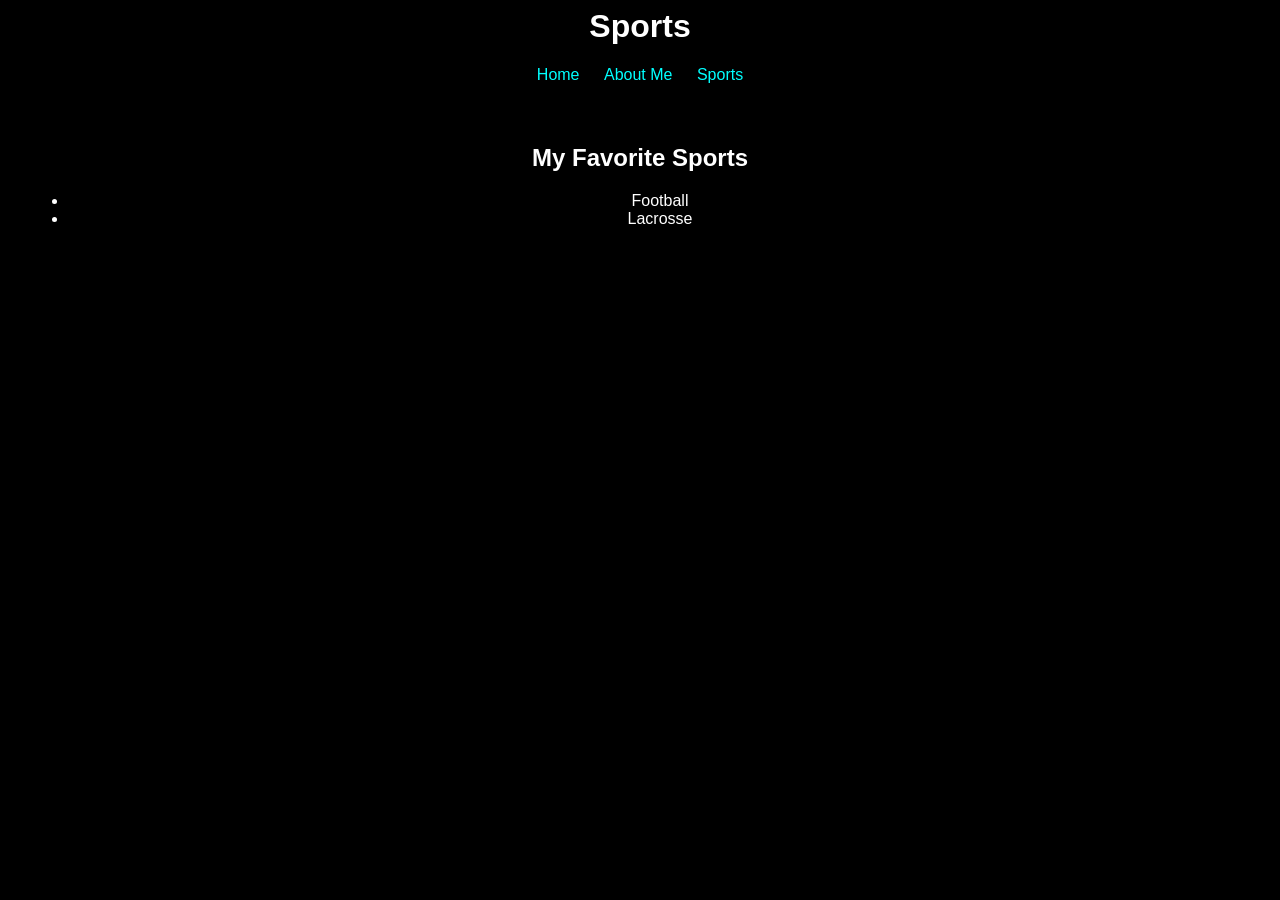
<file: sports.html>
<html lang="en">
<head>
  <meta charset="UTF-8">
  <title>Sports</title>
  <link rel="stylesheet" href="style.css">
</head>
<body>
  <header>
    <h1>Sports</h1>
    <nav>
      <a href="index.html">Home</a>
      <a href="about.html">About Me</a>
      <a href="sports.html">Sports</a>
    </nav>
  </header>

  <main>
    <h2>My Favorite Sports</h2>
    <ul>
      <li>Football</li>
      <li>Lacrosse</li>
    </ul>
  </main>
</body>
</html>
</file>
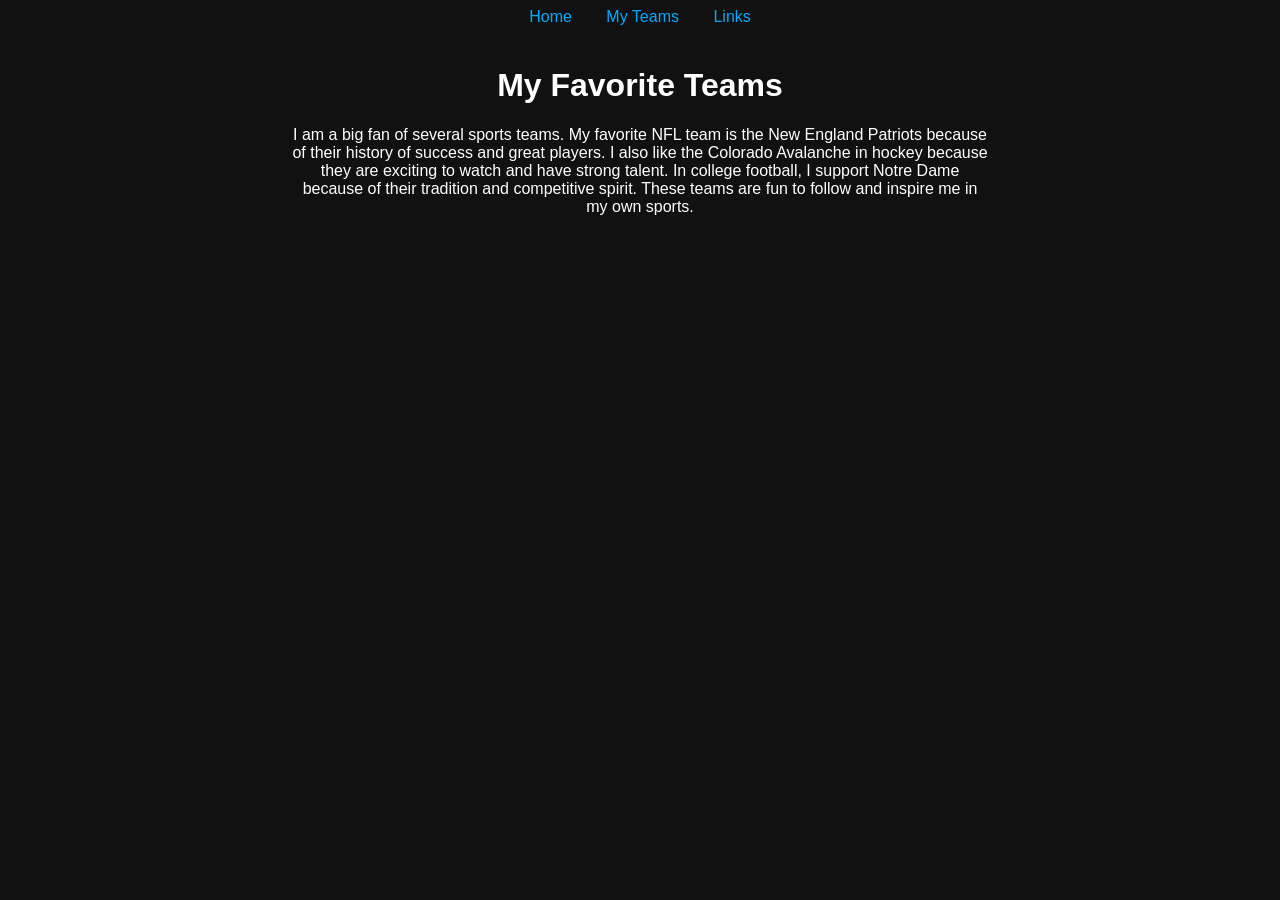
<file: teams.html>
<!DOCTYPE html>
<html lang="en">
<head>
  <meta charset="UTF-8">
  <title>Oliver Berg - Teams</title>
  <style>
    body {
      font-family: Arial;
      background-color: #111;
      color: white;
      text-align: center;
    }

    nav a {
      margin: 15px;
      color: #00aaff;
      text-decoration: none;
    }

    .content {
      max-width: 700px;
      margin: auto;
      padding: 20px;
    }
  </style>
</head>
<body>

  <nav>
    <a href="index.html">Home</a>
    <a href="teams.html">My Teams</a>
    <a href="contact.html">Links</a>
  </nav>

  <div class="content">
    <h1>My Favorite Teams</h1>
    <p>
      I am a big fan of several sports teams. My favorite NFL team is the New England Patriots
      because of their history of success and great players. I also like the Colorado Avalanche
      in hockey because they are exciting to watch and have strong talent. In college football,
      I support Notre Dame because of their tradition and competitive spirit. These teams are
      fun to follow and inspire me in my own sports.
    </p>
  </div>

</body>
</html>
</file>
<file: style.css>
body {
  font-family: Arial, sans-serif;
  background-color: #000;
  color: white;
  text-align: center;
}

nav a {
  margin: 10px;
  color: cyan;
  text-decoration: none;
}

nav a:hover {
  text-decoration: underline;
}

.neon {
  font-size: 60px;
  color: #00f;
  text-shadow:
    0 0 5px #00f,
    0 0 10px #00f,
    0 0 20px #00f,
    0 0 40px #00f,
    0 0 80px #00f;
}

header {
  margin-bottom: 20px;
}

main {
  padding: 20px;
}
</file>
